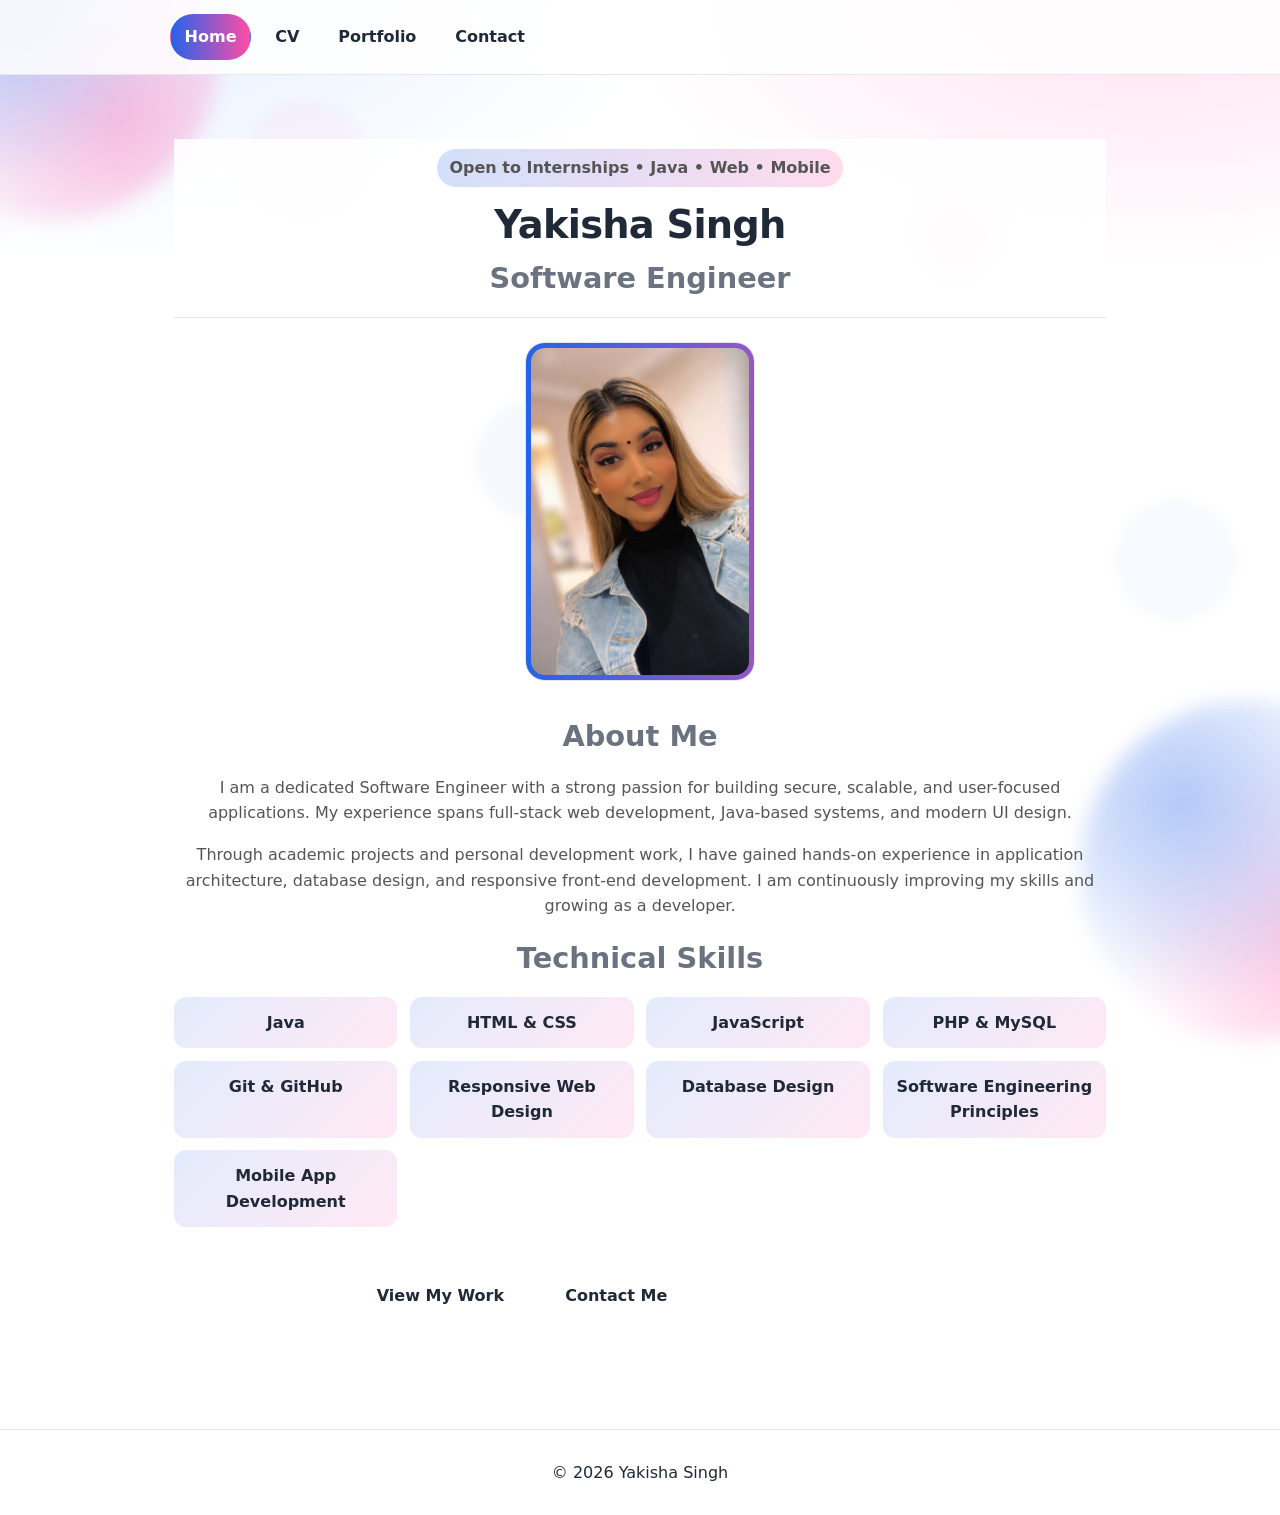
<file: index.html>
<!DOCTYPE html>
<html lang="en">
<head>
    <meta charset="UTF-8">
    <title>Yakisha Singh | Developer Portfolio</title>
    <meta name="viewport" content="width=device-width, initial-scale=1.0">
    <link rel="stylesheet" href="css/styles.css">
</head>
<body>

<header>
    <nav>
        <ul>
            <li><a href="index.html" aria-current="page">Home</a></li>
            <li><a href="cv.html">CV</a></li>
            <li><a href="portfolio.html">Portfolio</a></li>
            <li><a href="contact.html">Contact</a></li>
        </ul>
    </nav>
</header>

<main>

    <section class="hero">

        <header>
            <p class="badge">Open to Internships • Java • Web • Mobile</p>
            <h1>Yakisha Singh</h1>
            <h2>Software Engineer</h2>
        </header>

        <figure>
            <img src="images/profile.jpg" alt="Professional headshot of Yakisha Singh">
            
        </figure>

       

       </section>
    <section>
    <h2>About Me</h2>

    <p>
        I am a dedicated Software Engineer with a strong passion for building
        secure, scalable, and user-focused applications. My experience spans full-stack web
        development, Java-based systems, and modern UI design.
    </p>

    <p>
        Through academic projects and personal development work, I have gained hands-on
        experience in application architecture, database design, and responsive front-end
        development. I am continuously improving my skills and growing as a developer.
    </p>
</section>

<section>
    <h2>Technical Skills</h2>

    <ul class="skills-list">
        <li>Java</li>
        <li>HTML & CSS</li>
        <li>JavaScript</li>
        <li>PHP & MySQL</li>
        <li>Git & GitHub</li>
        <li>Responsive Web Design</li>
        <li>Database Design</li>
        <li>Software Engineering Principles</li>
         <li>Mobile App Development</li>
    </ul>
</section>

 <nav class="hero-actions" aria-label="Primary actions">
            <a class="btn primary" href="portfolio.html">View My Work</a>
            <a class="btn ghost" href="contact.html">Contact Me</a>
        </nav>


</main>

<footer>
    <p>© 2026 Yakisha Singh</p>
</footer>

<script src="js/script.js"></script>
</body>
</html>
</file>
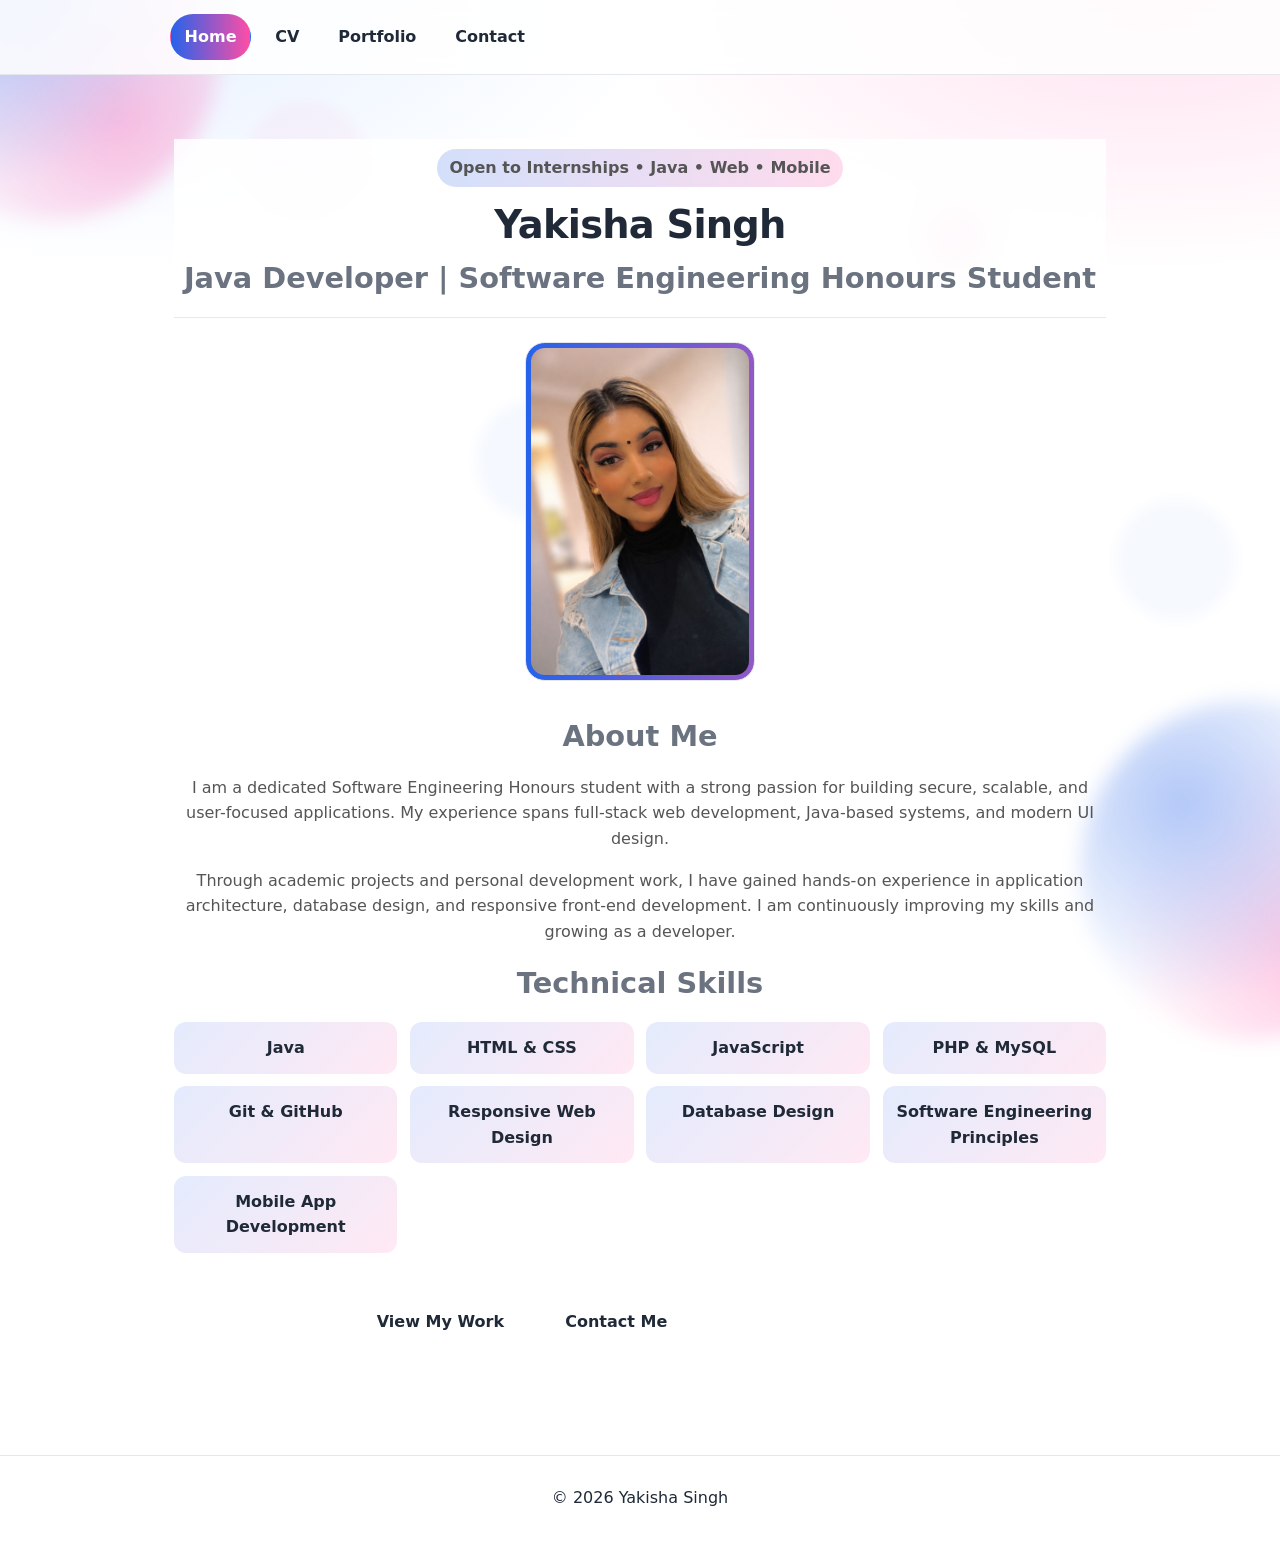
<file: portfolio-project/index.html>
<!DOCTYPE html>
<html lang="en">
<head>
    <meta charset="UTF-8">
    <title>Yakisha Singh | Developer Portfolio</title>
    <meta name="viewport" content="width=device-width, initial-scale=1.0">
    <link rel="stylesheet" href="css/styles.css">
</head>
<body>

<header>
    <nav aria-label="Main navigation">
        <ul>
            <li><a href="index.html" aria-current="page">Home</a></li>
            <li><a href="cv.html">CV</a></li>
            <li><a href="portfolio.html">Portfolio</a></li>
            <li><a href="contact.html">Contact</a></li>
        </ul>
    </nav>
</header>

<main>

    <section class="hero">

        <header>
            <p class="badge">Open to Internships • Java • Web • Mobile</p>
            <h1>Yakisha Singh</h1>
            <h2>Java Developer | Software Engineering Honours Student</h2>
        </header>

        <figure>
            <img src="images/profile.jpg" alt="Professional headshot of Yakisha Singh">
            
        </figure>

       

       </section>
    <section>
    <h2>About Me</h2>

    <p>
        I am a dedicated Software Engineering Honours student with a strong passion for building
        secure, scalable, and user-focused applications. My experience spans full-stack web
        development, Java-based systems, and modern UI design.
    </p>

    <p>
        Through academic projects and personal development work, I have gained hands-on
        experience in application architecture, database design, and responsive front-end
        development. I am continuously improving my skills and growing as a developer.
    </p>
</section>

<section>
    <h2>Technical Skills</h2>

    <ul class="skills-list">
        <li>Java</li>
        <li>HTML & CSS</li>
        <li>JavaScript</li>
        <li>PHP & MySQL</li>
        <li>Git & GitHub</li>
        <li>Responsive Web Design</li>
        <li>Database Design</li>
        <li>Software Engineering Principles</li>
         <li>Mobile App Development</li>
    </ul>
</section>

 <nav class="hero-actions" aria-label="Primary actions">
            <a class="btn primary" href="portfolio.html">View My Work</a>
            <a class="btn ghost" href="contact.html">Contact Me</a>
        </nav>


</main>

<footer>
    <p>© 2026 Yakisha Singh</p>
</footer>

<script src="js/script.js"></script>
</body>
</html>
</file>
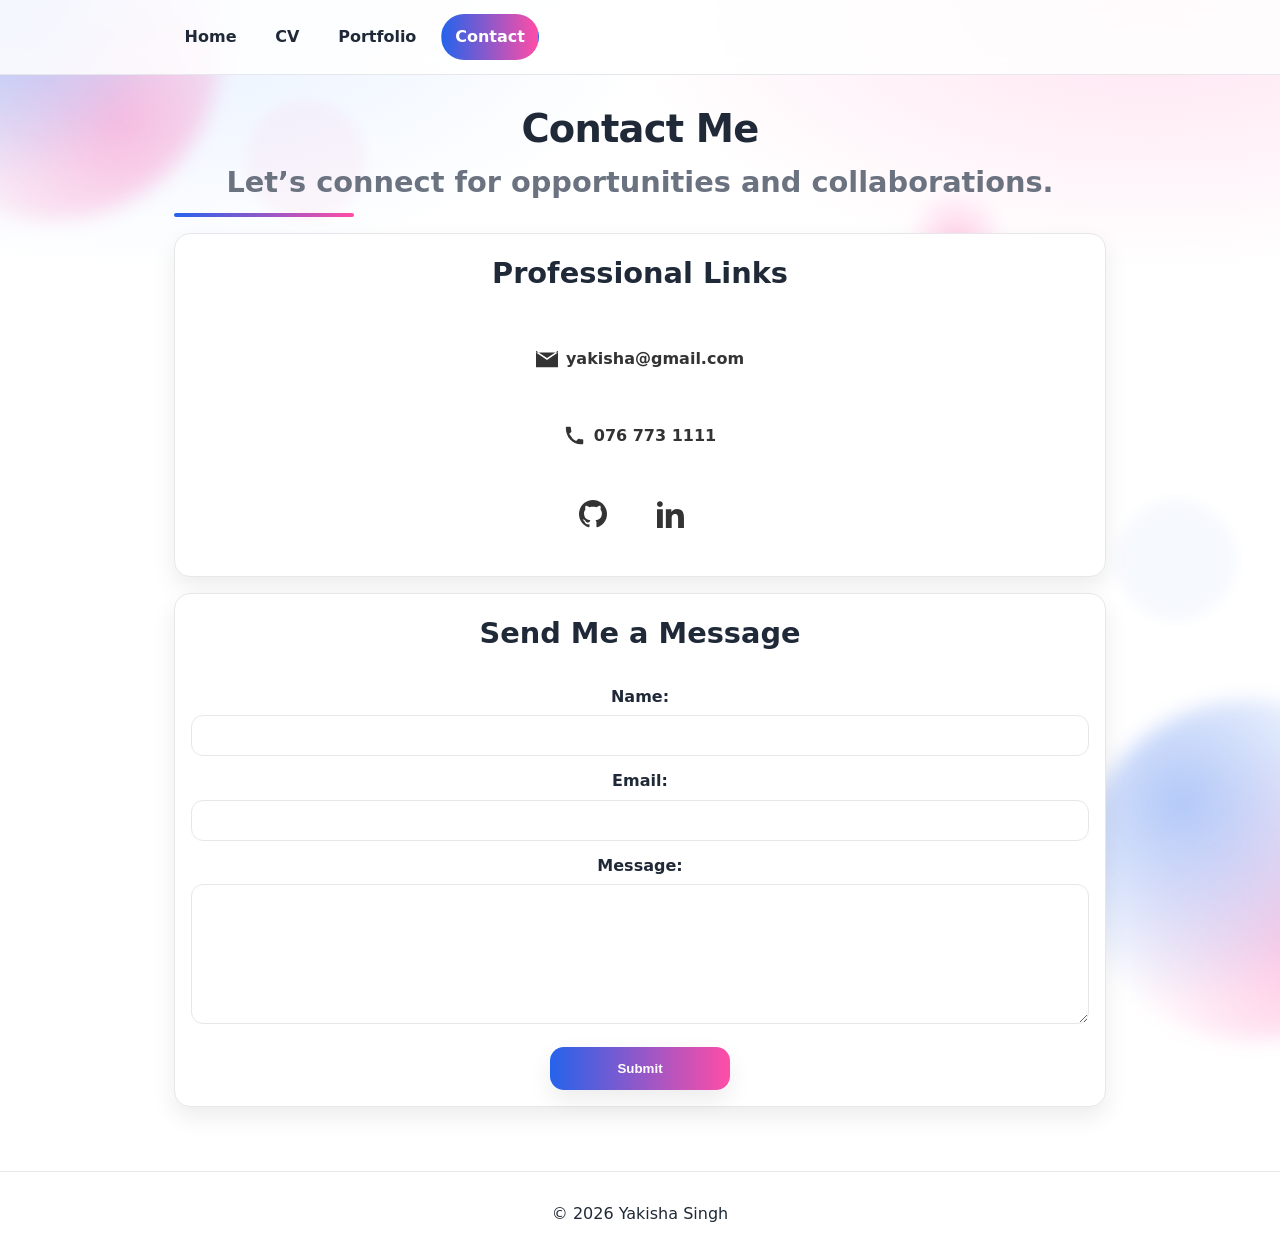
<file: contact.html>
<!DOCTYPE html>
<html lang="en">
<head>
    <meta charset="UTF-8">
    <title>Contact | Yakisha Singh</title>
    <meta name="viewport" content="width=device-width, initial-scale=1.0">
    <link rel="stylesheet" href="css/styles.css">
</head>
<body>

<header>
    <nav>
        <ul>
            <li><a href="index.html">Home</a></li>
            <li><a href="cv.html">CV</a></li>
            <li><a href="portfolio.html">Portfolio</a></li>
            <li><a href="contact.html" aria-current="page">Contact</a></li>
        </ul>
    </nav>
</header>

<main>
    <section>
        <h1>Contact Me</h1>
        <h2>Let’s connect for opportunities and collaborations.</h2>

       <article>
    <h2>Professional Links</h2>

    <nav class="contact-links" aria-label="Contact information">

        <!--email-->
        <p class="contact-item">
            <a href="Email:yakisha@gmail.com">
               <!--email icon-->
                <svg xmlns="http://www.w3.org/2000/svg"
                     width="22"
                     height="22"
                     viewBox="0 0 24 24"
                     fill="currentColor">
                    <path d="M12 13.065l-11.99-8.065h23.98l-11.99 8.065zm-12-10.065v18h24v-18l-12 8-12-8z"/>
                </svg>
                yakisha@gmail.com
            </a>
        </p>

        <!--phone-->
        <p class="contact-item">
            <a href="Mobile: 076 773 1111">
              <!--phone icon-->
                <svg xmlns="http://www.w3.org/2000/svg"
                     width="22"
                     height="22"
                     viewBox="0 0 24 24"
                     fill="currentColor">
                    <path d="M6.62 10.79a15.053 15.053 0 006.59 6.59l2.2-2.2
                    a1 1 0 011.01-.24c1.12.37 2.33.57 3.58.57
                    a1 1 0 011 1v3.5a1 1 0 01-1 1
                    C10.07 22 2 13.93 2 3
                    a1 1 0 011-1H6.5a1 1 0 011 1
                    c0 1.25.2 2.46.57 3.58
                    a1 1 0 01-.25 1.01l-2.2 2.2z"/>
                </svg>
                076 773 1111
            </a>
        </p>

       <!--githib-->
        <a href="https://github.com/kisha-22"
           target="_blank"
           rel="noopener"
           aria-label="Visit my GitHub profile">
            <!--github Icon-->
            <svg xmlns="http://www.w3.org/2000/svg"
                 width="28"
                 height="28"
                 viewBox="0 0 24 24"
                 fill="currentColor">
                <path d="M12 0C5.37 0 0 5.37 0 12
                c0 5.3 3.438 9.8 8.207 11.387
                .6.113.793-.26.793-.577
                0-.285-.01-1.04-.015-2.04
                -3.338.726-4.042-1.61-4.042-1.61
                -.546-1.387-1.333-1.756-1.333-1.756
                -1.09-.745.083-.73.083-.73
                1.205.085 1.84 1.236 1.84 1.236
                1.07 1.834 2.807 1.304 3.492.997
                .108-.776.418-1.305.76-1.604
                -2.665-.3-5.467-1.332-5.467-5.93
                0-1.31.467-2.382 1.235-3.22
                -.124-.303-.535-1.523.117-3.176
                0 0 1.008-.322 3.3 1.23
                .957-.266 1.983-.399 3.003-.404
                1.02.005 2.047.138 3.006.404
                2.29-1.552 3.296-1.23 3.296-1.23
                .653 1.653.242 2.873.118 3.176
                .77.838 1.233 1.91 1.233 3.22
                0 4.61-2.807 5.625-5.479 5.92
                .43.372.823 1.102.823 2.222
                0 1.604-.015 2.896-.015 3.286
                0 .319.192.694.8.576
                C20.565 21.796 24 17.297 24 12
                24 5.37 18.63 0 12 0z"/>
            </svg>
        </a>

        <!--linkedin-->
<a href="https://www.linkedin.com/in/yakisha-singh-a3a6512b0"
   target="_blank"
   rel="noopener">
   

    <svg xmlns="http://www.w3.org/2000/svg"
         width="28"
         height="28"
         viewBox="0 0 24 24"
         fill="currentColor">

        <path d="M4.98 3.5C4.98 4.88 3.87 6 2.49 6
                 1.11 6 0 4.88 0 3.5
                 0 2.12 1.11 1 2.49 1
                 3.87 1 4.98 2.12 4.98 3.5zM0 8h5v16H0V8zm7.5 0h4.8v2.3h.07
                 c.67-1.26 2.3-2.6 4.73-2.6
                 5.05 0 6 3.32 6 7.63V24h-5v-7.7
                 c0-1.84-.03-4.2-2.56-4.2
                 -2.56 0-2.95 2-2.95 4.07V24h-5V8z"/>

    </svg>
</a>

    </nav>
</article>

        <article>
            <h2>Send Me a Message</h2>

            <form id="contactForm" novalidate>
                <div>
                    <label for="name">Name:</label>
                    <input type="text" id="name" name="name" required>
                </div>

                <div>
                    <label for="email">Email:</label>
                    <input type="email" id="email" name="email" required>
                </div>

                <div>
                    <label for="message">Message:</label>
                    <textarea id="message" name="message" required></textarea>
                </div>

                <button type="submit">Submit</button>
            </form>
        </article>
    </section>
</main>

<footer>
    <p>© 2026 Yakisha Singh</p>
</footer>

<script src="js/script.js"></script>
</body>
</html>
</file>
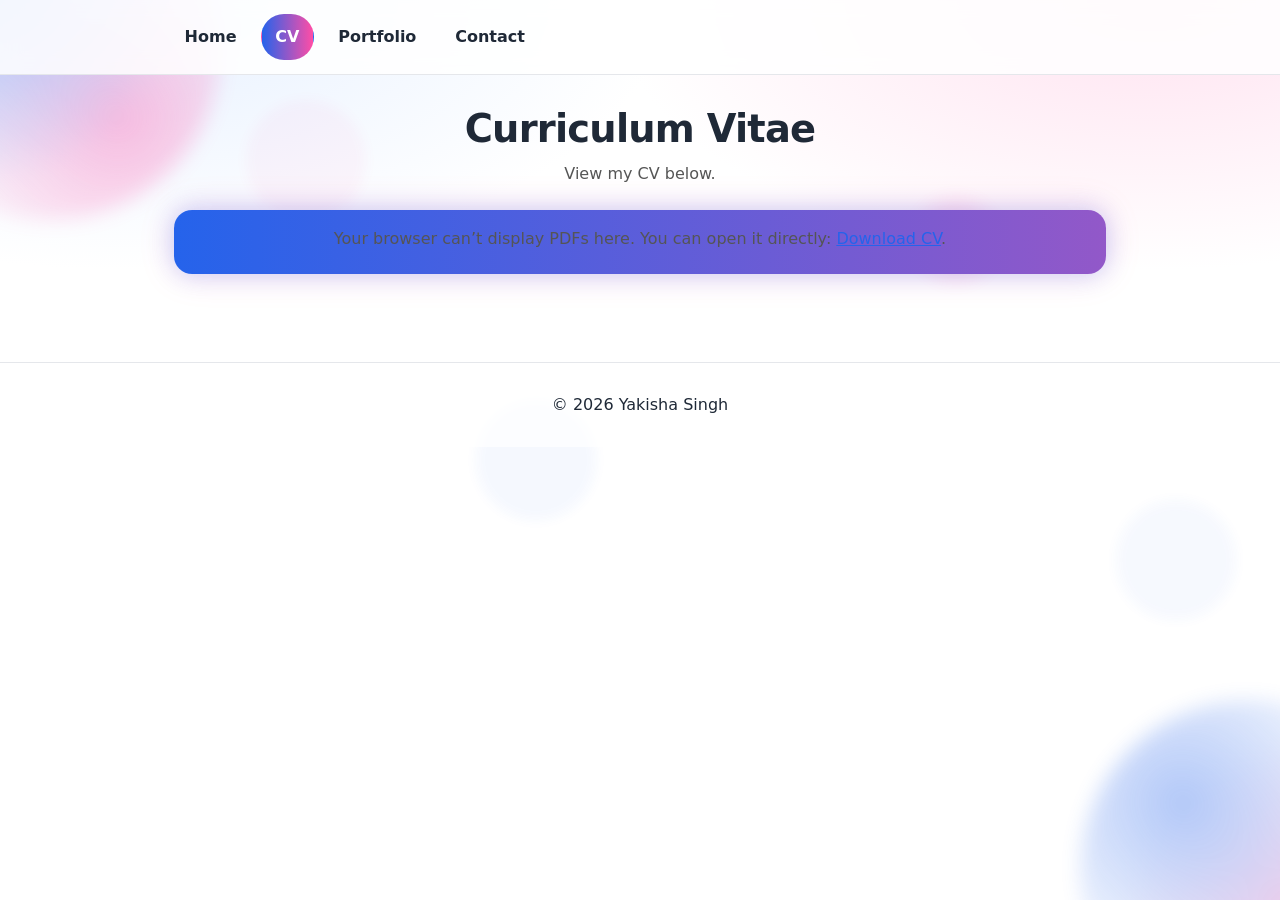
<file: cv.html>
<!DOCTYPE html>
<html lang="en">
<head>
    <meta charset="UTF-8">
    <title>CV | Yakisha Singh</title>
    <meta name="viewport" content="width=device-width, initial-scale=1.0">
    <link rel="stylesheet" href="css/styles.css">
</head>
<body>

<header>
    <nav>
        <ul>
            <li><a href="index.html">Home</a></li>
            <li><a href="cv.html" aria-current="page">CV</a></li>
            <li><a href="portfolio.html">Portfolio</a></li>
            <li><a href="contact.html">Contact</a></li>
        </ul>
    </nav>
</header>

<main>
    <section>
        <h1>Curriculum Vitae</h1>
        <p class="muted">View my CV below.</p>

        <figure class="cv-frame">
            <object data="Yakisha_Singh_CV(mecer).pdf" type="application/pdf" class="cv-viewer">
                <p>
                    Your browser can’t display PDFs here.
                    You can open it directly: <a href="Yakisha_Singh_CV(mecer).pdf">Download CV</a>.
                </p>
            </object>
        </figure>
    </section>
</main>

<footer>
    <p>© 2026 Yakisha Singh</p>
</footer>

<script src="js/script.js"></script>
</body>
</html>
</file>
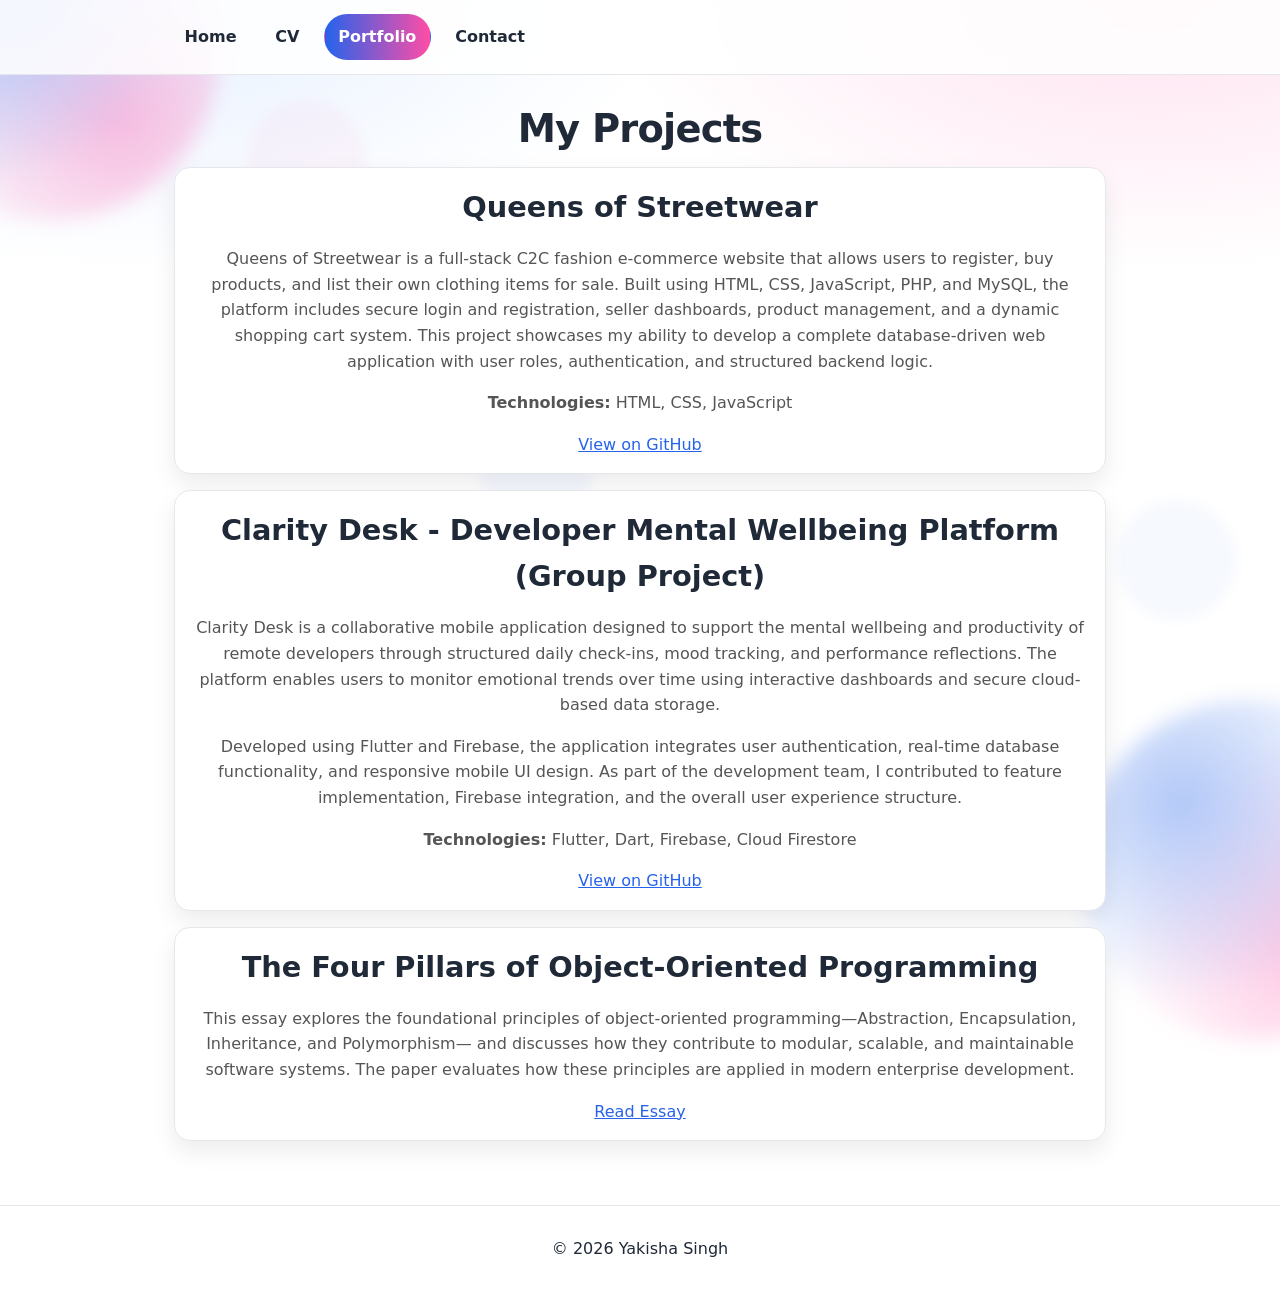
<file: portfolio.html>
<!DOCTYPE html>
<html lang="en">
<head>
    <meta charset="UTF-8">
    <title>Portfolio | Yakisha Singh</title>
    <meta name="viewport" content="width=device-width, initial-scale=1.0">
    <link rel="stylesheet" href="css/styles.css">
</head>
<body>

<header>
    <nav>
        <ul>
            <li><a href="index.html">Home</a></li>
            <li><a href="cv.html">CV</a></li>
            <li><a href="portfolio.html" aria-current="page">Portfolio</a></li>
            <li><a href="contact.html">Contact</a></li>
        </ul>
    </nav>
</header>

<main>
    <section>
        <h1>My Projects</h1>

        <article>
            <h2>Queens of Streetwear</h2>
            <p>Queens of Streetwear is a full-stack C2C fashion e-commerce website that allows users to register, buy products, and list their own clothing items for sale. Built using HTML, CSS, JavaScript, PHP, and MySQL, the platform includes secure login and registration, seller dashboards, product management, and a dynamic shopping cart system. This project showcases my ability to develop a complete database-driven web application with user roles, authentication, and structured backend logic.</p>
            <p><strong>Technologies:</strong> HTML, CSS, JavaScript</p>
            <a href="https://github.com/kisha-22/queens-of-streetwear-.git" target="_blank" rel="noopener">View on GitHub</a>
        </article>

        <article>
    <h2>Clarity Desk - Developer Mental Wellbeing Platform (Group Project)</h2>
    <p>
        Clarity Desk is a collaborative mobile application designed to support 
        the mental wellbeing and productivity of remote developers through 
        structured daily check-ins, mood tracking, and performance reflections. 
        The platform enables users to monitor emotional trends over time using 
        interactive dashboards and secure cloud-based data storage.
    </p>
    <p>
        Developed using Flutter and Firebase, the application integrates 
        user authentication, real-time database functionality, and 
        responsive mobile UI design. As part of the development team, 
        I contributed to feature implementation, Firebase integration, 
        and the overall user experience structure.
    </p>
    <p><strong>Technologies:</strong> Flutter, Dart, Firebase, Cloud Firestore</p>
    <a href="https://github.com/Kyle-Burdett/mindflow.git" target="_blank" rel="noopener">
        View on GitHub
    </a>
</article>

        <article>
            <h2>The Four Pillars of Object-Oriented Programming</h2>
            <p>This essay explores the foundational principles of object-oriented 
        programming—Abstraction, Encapsulation, Inheritance, and Polymorphism—
        and discusses how they contribute to modular, scalable, and maintainable 
        software systems. The paper evaluates how these principles are applied 
        in modern enterprise development.</p>
            <a href="https://eduvosonline-my.sharepoint.com/:w:/r/personal/be_2023_t4q4x2_vossie_net/Documents/The%20Four%20Pillars%20of%20Object.docx?d=w4ed789880df44a8ab6c00be8457983e3&csf=1&web=1&e=vASanB" target="_blank" rel="noopener">Read Essay</a>
        </article>

    </section>
</main>

<footer>
    <p>© 2026 Yakisha Singh</p>
</footer>

<script src="js/script.js"></script>
</body>
</html>
</file>
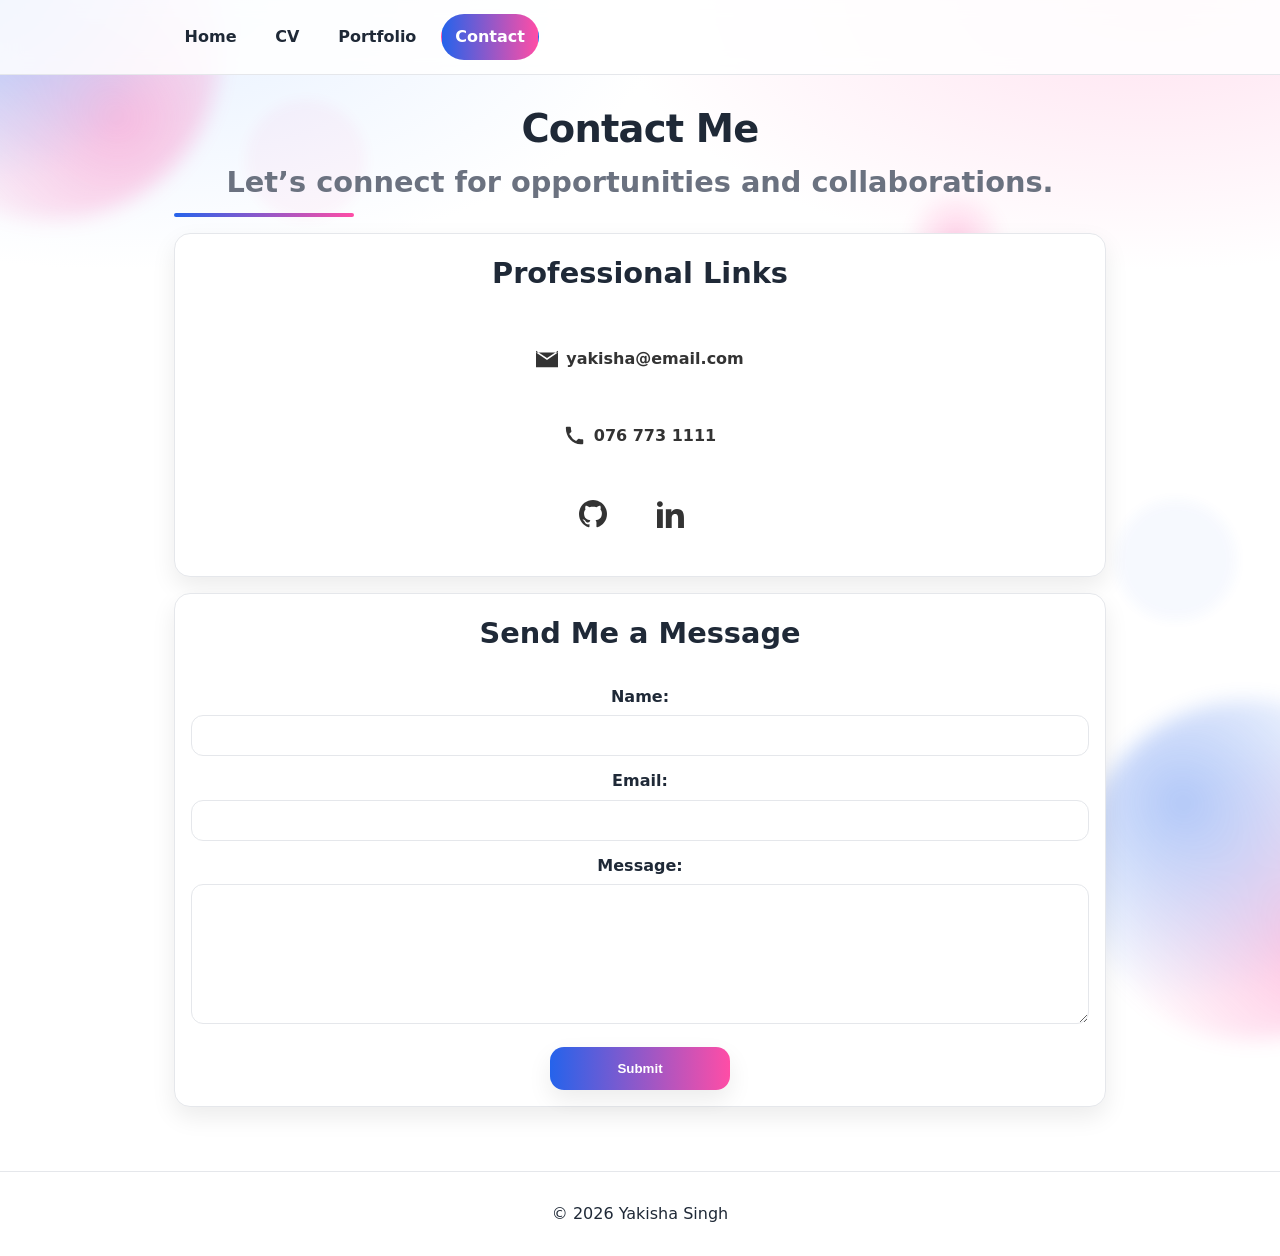
<file: portfolio-project/contact.html>
<!DOCTYPE html>
<html lang="en">
<head>
    <meta charset="UTF-8">
    <title>Contact | Yakisha Singh</title>
    <meta name="viewport" content="width=device-width, initial-scale=1.0">
    <link rel="stylesheet" href="css/styles.css">
</head>
<body>

<header>
    <nav aria-label="Main navigation">
        <ul>
            <li><a href="index.html">Home</a></li>
            <li><a href="cv.html">CV</a></li>
            <li><a href="portfolio.html">Portfolio</a></li>
            <li><a href="contact.html" aria-current="page">Contact</a></li>
        </ul>
    </nav>
</header>

<main>
    <section>
        <h1>Contact Me</h1>
        <h2>Let’s connect for opportunities and collaborations.</h2>

       <article>
    <h2>Professional Links</h2>

    <nav class="contact-links" aria-label="Contact information">

        <!-- Email -->
        <p class="contact-item">
            <a href="Email::yakisha@email.com">
                <!-- Gmail Icon -->
                <svg xmlns="http://www.w3.org/2000/svg"
                     width="22"
                     height="22"
                     viewBox="0 0 24 24"
                     fill="currentColor">
                    <path d="M12 13.065l-11.99-8.065h23.98l-11.99 8.065zm-12-10.065v18h24v-18l-12 8-12-8z"/>
                </svg>
                yakisha@email.com
            </a>
        </p>

        <!-- Phone -->
        <p class="contact-item">
            <a href="Mobile: 076 773 1111">
                <!-- Phone Icon -->
                <svg xmlns="http://www.w3.org/2000/svg"
                     width="22"
                     height="22"
                     viewBox="0 0 24 24"
                     fill="currentColor">
                    <path d="M6.62 10.79a15.053 15.053 0 006.59 6.59l2.2-2.2
                    a1 1 0 011.01-.24c1.12.37 2.33.57 3.58.57
                    a1 1 0 011 1v3.5a1 1 0 01-1 1
                    C10.07 22 2 13.93 2 3
                    a1 1 0 011-1H6.5a1 1 0 011 1
                    c0 1.25.2 2.46.57 3.58
                    a1 1 0 01-.25 1.01l-2.2 2.2z"/>
                </svg>
                076 773 1111
            </a>
        </p>

        <!-- GitHub -->
        <a href="https://github.com/kisha-22"
           target="_blank"
           rel="noopener"
           aria-label="Visit my GitHub profile">
            <!-- GitHub SVG -->
            <svg xmlns="http://www.w3.org/2000/svg"
                 width="28"
                 height="28"
                 viewBox="0 0 24 24"
                 fill="currentColor">
                <path d="M12 0C5.37 0 0 5.37 0 12
                c0 5.3 3.438 9.8 8.207 11.387
                .6.113.793-.26.793-.577
                0-.285-.01-1.04-.015-2.04
                -3.338.726-4.042-1.61-4.042-1.61
                -.546-1.387-1.333-1.756-1.333-1.756
                -1.09-.745.083-.73.083-.73
                1.205.085 1.84 1.236 1.84 1.236
                1.07 1.834 2.807 1.304 3.492.997
                .108-.776.418-1.305.76-1.604
                -2.665-.3-5.467-1.332-5.467-5.93
                0-1.31.467-2.382 1.235-3.22
                -.124-.303-.535-1.523.117-3.176
                0 0 1.008-.322 3.3 1.23
                .957-.266 1.983-.399 3.003-.404
                1.02.005 2.047.138 3.006.404
                2.29-1.552 3.296-1.23 3.296-1.23
                .653 1.653.242 2.873.118 3.176
                .77.838 1.233 1.91 1.233 3.22
                0 4.61-2.807 5.625-5.479 5.92
                .43.372.823 1.102.823 2.222
                0 1.604-.015 2.896-.015 3.286
                0 .319.192.694.8.576
                C20.565 21.796 24 17.297 24 12
                24 5.37 18.63 0 12 0z"/>
            </svg>
        </a>

        <!-- LinkedIn -->
<a href="https://www.linkedin.com/in/yakisha-singh-a3a6512b0"
   target="_blank"
   rel="noopener"
   aria-label="Visit my LinkedIn profile">

    <svg xmlns="http://www.w3.org/2000/svg"
         width="28"
         height="28"
         viewBox="0 0 24 24"
         fill="currentColor">

        <path d="M4.98 3.5C4.98 4.88 3.87 6 2.49 6
                 1.11 6 0 4.88 0 3.5
                 0 2.12 1.11 1 2.49 1
                 3.87 1 4.98 2.12 4.98 3.5zM0 8h5v16H0V8zm7.5 0h4.8v2.3h.07
                 c.67-1.26 2.3-2.6 4.73-2.6
                 5.05 0 6 3.32 6 7.63V24h-5v-7.7
                 c0-1.84-.03-4.2-2.56-4.2
                 -2.56 0-2.95 2-2.95 4.07V24h-5V8z"/>

    </svg>
</a>

    </nav>
</article>

        <article>
            <h2>Send Me a Message</h2>

            <form id="contactForm" novalidate>
                <div>
                    <label for="name">Name:</label>
                    <input type="text" id="name" name="name" required>
                </div>

                <div>
                    <label for="email">Email:</label>
                    <input type="email" id="email" name="email" required>
                </div>

                <div>
                    <label for="message">Message:</label>
                    <textarea id="message" name="message" required></textarea>
                </div>

                <button type="submit">Submit</button>
            </form>
        </article>
    </section>
</main>

<footer>
    <p>© 2026 Yakisha Singh</p>
</footer>

<script src="js/script.js"></script>
</body>
</html>
</file>
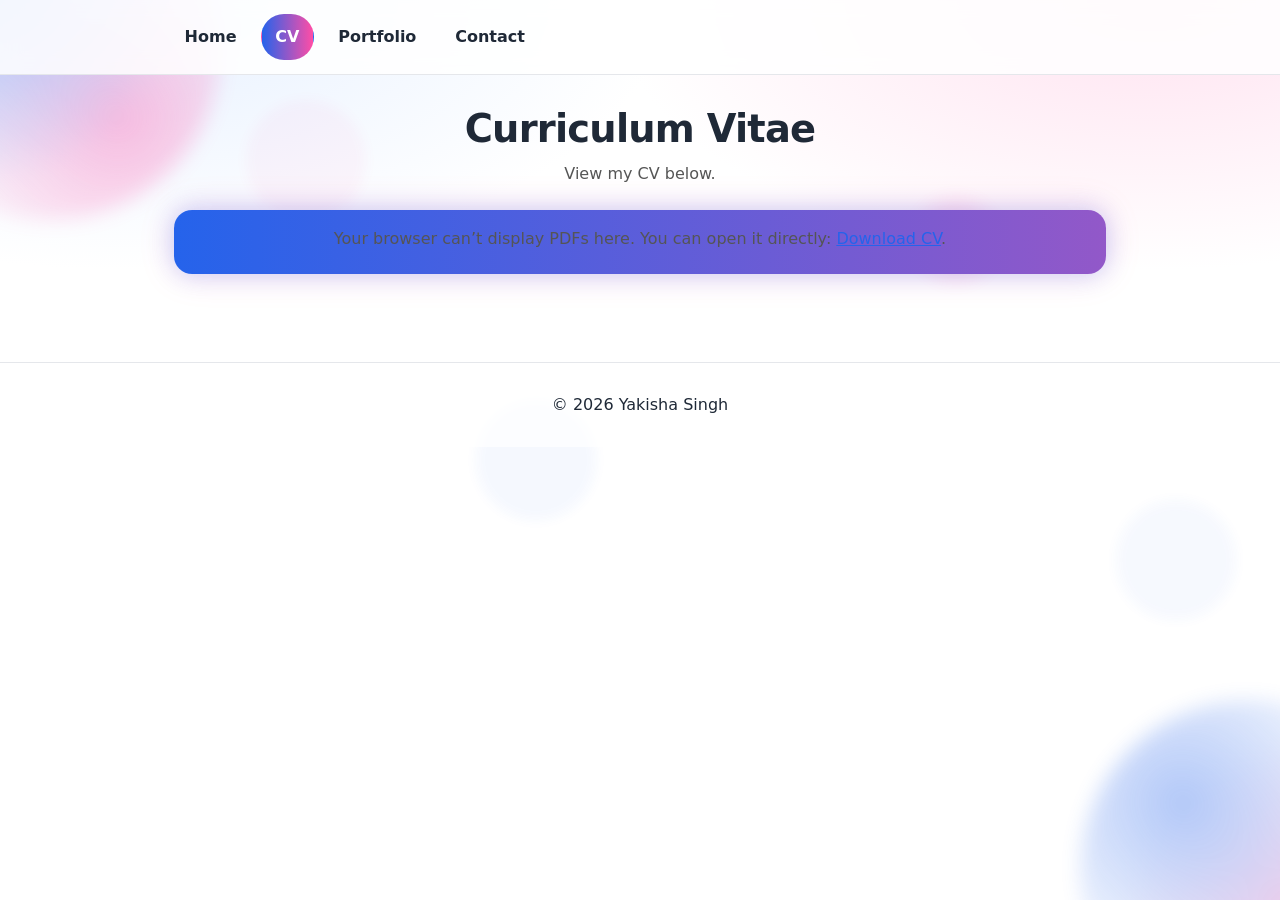
<file: portfolio-project/cv.html>
<!DOCTYPE html>
<html lang="en">
<head>
    <meta charset="UTF-8">
    <title>CV | Yakisha Singh</title>
    <meta name="viewport" content="width=device-width, initial-scale=1.0">
    <link rel="stylesheet" href="css/styles.css">
</head>
<body>

<header>
    <nav aria-label="Main navigation">
        <ul>
            <li><a href="index.html">Home</a></li>
            <li><a href="cv.html" aria-current="page">CV</a></li>
            <li><a href="portfolio.html">Portfolio</a></li>
            <li><a href="contact.html">Contact</a></li>
        </ul>
    </nav>
</header>

<main>
    <section>
        <h1>Curriculum Vitae</h1>
        <p class="muted">View my CV below.</p>

        <figure class="cv-frame">
            <object data="Yakisha_Singh_CV(mecer).pdf" type="application/pdf" class="cv-viewer" aria-label="Yakisha Singh CV PDF">
                <p>
                    Your browser can’t display PDFs here.
                    You can open it directly: <a href="Yakisha_Singh_CV(mecer).pdf">Download CV</a>.
                </p>
            </object>
        </figure>
    </section>
</main>

<footer>
    <p>© 2026 Yakisha Singh</p>
</footer>

<script src="js/script.js"></script>
</body>
</html>
</file>
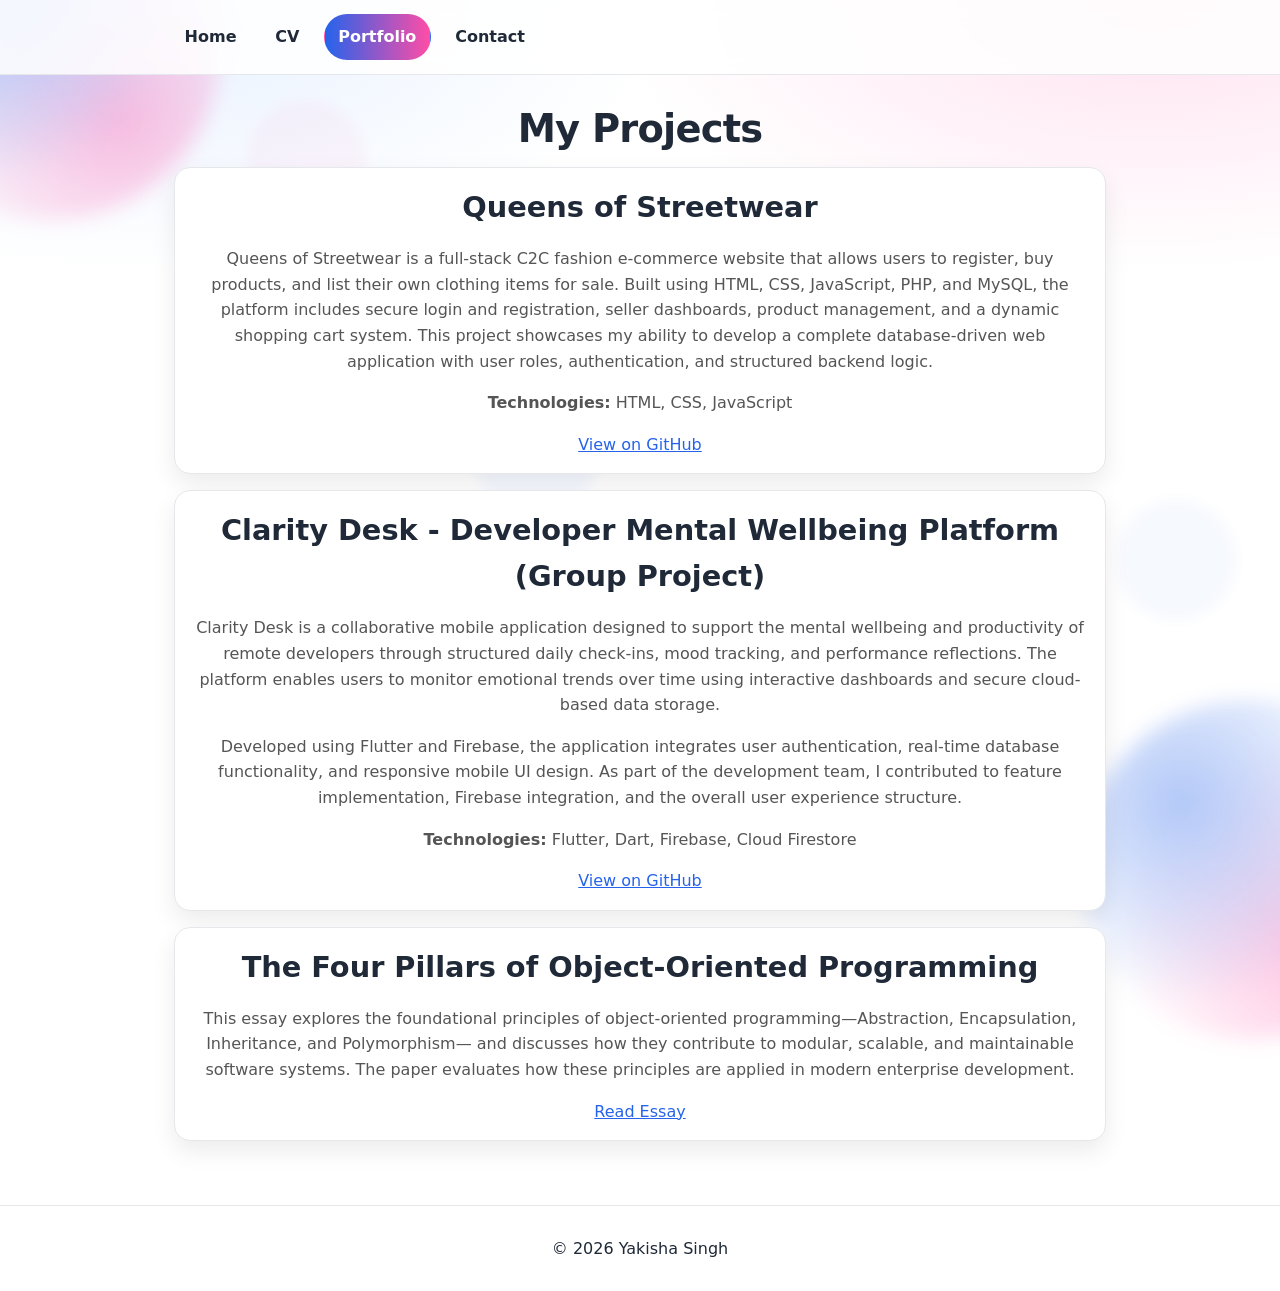
<file: portfolio-project/portfolio.html>
<!DOCTYPE html>
<html lang="en">
<head>
    <meta charset="UTF-8">
    <title>Portfolio | Yakisha Singh</title>
    <meta name="viewport" content="width=device-width, initial-scale=1.0">
    <link rel="stylesheet" href="css/styles.css">
</head>
<body>

<header>
    <nav aria-label="Main navigation">
        <ul>
            <li><a href="index.html">Home</a></li>
            <li><a href="cv.html">CV</a></li>
            <li><a href="portfolio.html" aria-current="page">Portfolio</a></li>
            <li><a href="contact.html">Contact</a></li>
        </ul>
    </nav>
</header>

<main>
    <section>
        <h1>My Projects</h1>

        <article>
            <h2>Queens of Streetwear</h2>
            <p>Queens of Streetwear is a full-stack C2C fashion e-commerce website that allows users to register, buy products, and list their own clothing items for sale. Built using HTML, CSS, JavaScript, PHP, and MySQL, the platform includes secure login and registration, seller dashboards, product management, and a dynamic shopping cart system. This project showcases my ability to develop a complete database-driven web application with user roles, authentication, and structured backend logic.</p>
            <p><strong>Technologies:</strong> HTML, CSS, JavaScript</p>
            <a href="https://github.com/kisha-22/queens-of-streetwear-.git" target="_blank" rel="noopener">View on GitHub</a>
        </article>

        <article>
    <h2>Clarity Desk - Developer Mental Wellbeing Platform (Group Project)</h2>
    <p>
        Clarity Desk is a collaborative mobile application designed to support 
        the mental wellbeing and productivity of remote developers through 
        structured daily check-ins, mood tracking, and performance reflections. 
        The platform enables users to monitor emotional trends over time using 
        interactive dashboards and secure cloud-based data storage.
    </p>
    <p>
        Developed using Flutter and Firebase, the application integrates 
        user authentication, real-time database functionality, and 
        responsive mobile UI design. As part of the development team, 
        I contributed to feature implementation, Firebase integration, 
        and the overall user experience structure.
    </p>
    <p><strong>Technologies:</strong> Flutter, Dart, Firebase, Cloud Firestore</p>
    <a href="https://github.com/Kyle-Burdett/mindflow.git" target="_blank" rel="noopener">
        View on GitHub
    </a>
</article>

        <article>
            <h2>The Four Pillars of Object-Oriented Programming</h2>
            <p>This essay explores the foundational principles of object-oriented 
        programming—Abstraction, Encapsulation, Inheritance, and Polymorphism—
        and discusses how they contribute to modular, scalable, and maintainable 
        software systems. The paper evaluates how these principles are applied 
        in modern enterprise development.</p>
            <a href="https://eduvosonline-my.sharepoint.com/:w:/r/personal/be_2023_t4q4x2_vossie_net/Documents/The%20Four%20Pillars%20of%20Object.docx?d=w4ed789880df44a8ab6c00be8457983e3&csf=1&web=1&e=vASanB" target="_blank" rel="noopener">Read Essay</a>
        </article>

    </section>
</main>

<footer>
    <p>© 2026 Yakisha Singh</p>
</footer>

<script src="js/script.js"></script>
</body>
</html>
</file>
<file: css/styles.css>
* {
  margin: 0;
  padding: 0;
  box-sizing: border-box;
}

:root {
  --bg: #ffffff;
  --text: #1f2937;
  --muted: #6b7280;

  /* pink and blue theme */
  --pink: #ff4da6;
  --pink-soft: #ffe2f0;
  --blue: #2563eb;
  --blue-soft: #e6f0ff;

  --card: #ffffff;
  --border: #e5e7eb;

  --shadow: 0 10px 25px rgba(0, 0, 0, 0.08);
  --radius: 16px;
}

html {
  scroll-behavior: smooth;
}

body {
  font-family: system-ui, -apple-system, Segoe UI, Roboto, Arial, sans-serif;
  line-height: 1.6;
  background:
    radial-gradient(900px 450px at 10% 0%, var(--blue-soft), transparent 60%),
    radial-gradient(900px 450px at 90% 0%, var(--pink-soft), transparent 60%),
    var(--bg);
  color: var(--text);
  min-height: 100vh;
}

/* Layout*/
header {
  position: sticky;
  top: 0;
  z-index: 10;
  background: rgba(255, 255, 255, 0.85);
  backdrop-filter: blur(10px);
  border-bottom: 1px solid var(--border);
}

main {
  padding: 1.25rem;
}

footer {
  margin-top: 2rem;
  padding: 1.25rem;
  border-top: 1px solid var(--border);
  text-align: center;
  color: var(--muted);
  background: rgba(255, 255, 255, 0.7);
}

/* Constrain page width on larger screens */
main > section {
  max-width: 980px;
  margin: 0 auto;
}

/* Navigation*/
nav {
  max-width: 980px;
  margin: 0 auto;
  padding: 0.9rem 1.25rem;
}

nav ul {
  list-style: none;
  display: flex;
  flex-wrap: wrap;
  gap: 0.6rem;
  align-items: center;
  justify-content: flex-start;
}

/* Links */
nav a {
  display: inline-block;
  padding: 0.55rem 0.85rem;
  border-radius: 999px;
  text-decoration: none;
  font-weight: 700;
  color: var(--text);
  border: 1px solid transparent;
  transition: transform 0.15s ease, background 0.15s ease, border-color 0.15s ease;
}

nav a:hover,
nav a:focus-visible {
  background: linear-gradient(90deg, var(--blue-soft), var(--pink-soft));
  border-color: var(--border);
  transform: translateY(-1px);
  outline: none;
}

/* If you used aria-current="page" on active link */
nav a[aria-current="page"] {
  background: linear-gradient(90deg, var(--blue), var(--pink));
  color: #fff;
}

/*Typography */
h1 {
  font-size: 2rem;
  line-height: 1.15;
  letter-spacing: -0.02em;
  margin-bottom: 0.5rem;
}

h2 {
  font-size: 1.15rem;
  color: var(--muted);
  font-weight: 600;
  margin-bottom: 1rem;
}

p {
  margin: 0.6rem 0;
  color: var(--text);
}

a {
  color: var(--blue);
}

a:hover,
a:focus-visible {
  color: var(--pink);
  outline: none;
}

/* Cards (Articles, Blocks)*/
article {
  background: var(--card);
  border: 1px solid var(--border);
  border-radius: var(--radius);
  padding: 1rem;
  margin-top: 1rem;
  box-shadow: var(--shadow);
}

article h2 {
  margin-bottom: 0.6rem;
  color: var(--text);
  font-size: 1.2rem;
}

/* divider line under page intro section */
section > h1 + h2 {
  position: relative;
  padding-bottom: 0.75rem;
}

section > h1 + h2::after {
  content: "";
  position: absolute;
  left: 0;
  bottom: 0;
  width: 180px;
  height: 4px;
  border-radius: 999px;
  background: linear-gradient(90deg, var(--blue), var(--pink));
}

/* Images */
img {
  max-width: 100%;
  height: auto;
  border-radius: 14px;
  border: 1px solid var(--border);
}

/*Forms (Contact) */
form {
  margin-top: 1rem;
}

label {
  display: inline-block;
  font-weight: 700;
  margin-top: 0.75rem;
}

input,
textarea {
  width: 100%;
  margin-top: 0.35rem;
  padding: 0.75rem 0.85rem;
  border: 1px solid var(--border);
  border-radius: 12px;
  background: rgba(255, 255, 255, 0.9);
  color: var(--text);
  transition: border-color 0.15s ease, box-shadow 0.15s ease;
}

textarea {
  min-height: 140px;
  resize: vertical;
}

input:focus,
textarea:focus {
  outline: none;
  border-color: rgba(37, 99, 235, 0.6);
  box-shadow: 0 0 0 4px rgba(37, 99, 235, 0.15);
}

button {
  width: 100%;
  margin-top: 1rem;
  padding: 0.85rem 1rem;
  border: none;
  border-radius: 14px;
  font-weight: 800;
  cursor: pointer;
  color: #fff;
  background: linear-gradient(90deg, var(--blue), var(--pink));
  box-shadow: var(--shadow);
  transition: transform 0.15s ease, filter 0.15s ease;
}

button:hover,
button:focus-visible {
  transform: translateY(-1px);
  filter: brightness(1.02);
  outline: none;
}

/*Accessibility helpers*/
:focus-visible {
  outline: 3px solid rgba(255, 77, 166, 0.45);
  outline-offset: 3px;
}

/* Responsive (Tablet/Desktop) */
@media (min-width: 768px) {
  main {
    padding: 2rem;
  }

  h1 {
    font-size: 2.4rem;
  }

  /* form on bigger screens */
  form button {
    width: auto;
    min-width: 180px;
  }
}




/* Home Page Hero Styling */


.hero {
    text-align: center;
    margin-top: 2rem;
}

.hero figure {
    margin: 1.5rem auto;
}

.hero img {
    max-width: 230px;
    width: 100%;
    border-radius: 20px;
    padding: 5px;
    background: linear-gradient(270deg, #2563eb, #ff4da6, #2563eb);
    background-size: 400% 400%;
    animation: glowMove 6s ease infinite;
}

/* Animation */
@keyframes glowMove {
    0% {
        background-position: 0% 50%;
    }
    50% {
        background-position: 100% 50%;
    }
    100% {
        background-position: 0% 50%;
    }
}

.badge {
    display: inline-block;
    padding: 0.4rem 0.8rem;
    border-radius: 999px;
    background: linear-gradient(90deg, #2563eb33, #ff4da633);
    font-weight: bold;
}

.lead {
    max-width: 60ch;
    margin: 1rem auto;
    color: #555;
}

.cv-frame {
    margin: 1.5rem auto;
    max-width: 980px;
    border-radius: 18px;
    padding: 6px;
    background: linear-gradient(270deg, #2563eb, #ff4da6, #2563eb);
    background-size: 400% 400%;
    animation: glowMove 6s ease infinite;
    box-shadow: 0 0 25px rgba(37, 99, 235, 0.25),
                0 0 35px rgba(255, 77, 166, 0.18);
}

.cv-viewer {
    width: 100%;
    height: 80vh;         /* shows multiple pages  */
    border: none;
    border-radius: 14px;
    background: #fff;
}


@keyframes glowMove {
    0% { background-position: 0% 50%; }
    50% { background-position: 100% 50%; }
    100% { background-position: 0% 50%; }
}

.contact-links {
    margin-top: 1rem;
}

.contact-item a {
    display: inline-flex;
    align-items: center;
    gap: 8px;
    text-decoration: none;
    color: #333;
    font-weight: 600;
    margin-bottom: 1rem;
}

.contact-item a:hover {
    color: #ff4da6;
}

.contact-links > a {
    margin-right: 1rem;
    color: #333;
    transition: transform 0.3s ease, color 0.3s ease;
}

.contact-links > a:hover {
    transform: scale(1.2);
    color: #ff4da6;
}

/* Base floating style */
.floating-bubble {
    position: absolute;
    border-radius: 50%;
    padding: 6px;

    background: linear-gradient(270deg, #2563eb, #ff4da6, #2563eb);
    background-size: 400% 400%;
    animation: glowMove 6s ease infinite, floaty 4.5s ease-in-out infinite;

    box-shadow:
        0 0 18px rgba(37, 99, 235, 0.25),
        0 0 24px rgba(255, 77, 166, 0.18);

    z-index: 1;
}


/*background bubbles (all pages)*/
body {
  position: relative;
  overflow-x: hidden; 
}

/* Two floating gradient bubbles */
body::before,
body::after {
  content: "";
  position: fixed;
  width: 340px;
  height: 340px;
  border-radius: 50%;
  z-index: -1;
  filter: blur(10px);
  opacity: 0.35;
  pointer-events: none;
  background: radial-gradient(circle at 30% 30%, #2563eb, transparent 60%),
              radial-gradient(circle at 70% 70%, #ff4da6, transparent 60%);
  animation: bgFloat 14s ease-in-out infinite;
}

body::before {
  top: -120px;
  left: -120px;
}

body::after {
  bottom: -140px;
  right: -140px;
  animation-delay: 2.5s;
}

/*  smaller bubbles  */
main::before {
  content: "";
  position: fixed;
  width: 120px;
  height: 120px;
  border-radius: 50%;
  z-index: -1;
  pointer-events: none;
  opacity: 0.25;
  filter: blur(6px);
  background: radial-gradient(circle, #ff4da6 0%, transparent 60%);
  top: 20%;
  left: 70%;
  animation: bgFloatSmall 10s ease-in-out infinite;
  box-shadow:
    -420px 220px 0 0 rgba(37, 99, 235, 0.18),
    -650px -80px 0 0 rgba(255, 77, 166, 0.18),
    220px 320px 0 0 rgba(37, 99, 235, 0.16);
}

/* Movement */
@keyframes bgFloat {
  0%, 100% { transform: translate(0, 0); }
  50%      { transform: translate(35px, 25px); }
}

@keyframes bgFloatSmall {
  0%, 100% { transform: translate(0, 0); }
  50%      { transform: translate(-20px, 30px); }
}


@media (prefers-reduced-motion: reduce) {
  body::before,
  body::after,
  main::before {
    animation: none;
  }
}

/* About + Skills Section */
section {
    max-width: 900px;
    margin: 3rem auto;
    padding: 0 1.5rem;
}

section h2 {
    margin-bottom: 1rem;
    font-size: 1.8rem;
}

section p {
    margin-bottom: 1rem;
    line-height: 1.6;
    color: #555;
}

/* Skills */
.skills-list {
    list-style: none;
    padding: 0;
    display: grid;
    grid-template-columns: repeat(auto-fit, minmax(180px, 1fr));
    gap: 0.8rem;
    margin-top: 1rem;
}

.skills-list li {
    background: linear-gradient(135deg, #2563eb20, #ff4da620);
    padding: 0.8rem;
    border-radius: 12px;
    font-weight: 600;
    text-align: center;
    transition: transform 0.2s ease;
}

.skills-list li:hover {
    transform: translateY(-4px);
}

/* Center About + Skills */
section {
    max-width: 800px;
    margin: 2rem auto;
    text-align: center;
}


.hero {
    margin-bottom: 1.5rem;
}

/* Buttons under skills */
.skills-buttons {
    margin-top: 2rem;
    display: flex;
    justify-content: center;
    gap: 1.5rem;
}

/* Button styling */
.btn-primary,
.btn-secondary {
    padding: 0.8rem 1.5rem;
    border-radius: 999px;
    text-decoration: none;
    font-weight: 600;
    transition: transform 0.2s ease;
}

.btn-primary {
    background: linear-gradient(135deg, #2563eb, #ff4da6);
    color: white;
}

.btn-secondary {
    border: 2px solid #2563eb;
    color: #2563eb;
}

.btn-primary:hover,
.btn-secondary:hover {
    transform: translateY(-3px);
}

.hero-actions {
    display: flex;
    justify-content: center;
    align-items: center;
    gap: 2rem;

    width: 100%;
    margin: 2rem 0;
}

.hero-actions a {
    display: inline-block;
}
</file>
<file: portfolio-project/css/styles.css>
/* =========================
   Base + Reset
   ========================= */
* {
  margin: 0;
  padding: 0;
  box-sizing: border-box;
}

:root {
  --bg: #ffffff;
  --text: #1f2937;
  --muted: #6b7280;

  /* Pink + Blue theme */
  --pink: #ff4da6;
  --pink-soft: #ffe2f0;
  --blue: #2563eb;
  --blue-soft: #e6f0ff;

  --card: #ffffff;
  --border: #e5e7eb;

  --shadow: 0 10px 25px rgba(0, 0, 0, 0.08);
  --radius: 16px;
}

html {
  scroll-behavior: smooth;
}

body {
  font-family: system-ui, -apple-system, Segoe UI, Roboto, Arial, sans-serif;
  line-height: 1.6;
  background:
    radial-gradient(900px 450px at 10% 0%, var(--blue-soft), transparent 60%),
    radial-gradient(900px 450px at 90% 0%, var(--pink-soft), transparent 60%),
    var(--bg);
  color: var(--text);
  min-height: 100vh;
}

/* =========================
   Layout
   ========================= */
header {
  position: sticky;
  top: 0;
  z-index: 10;
  background: rgba(255, 255, 255, 0.85);
  backdrop-filter: blur(10px);
  border-bottom: 1px solid var(--border);
}

main {
  padding: 1.25rem;
}

footer {
  margin-top: 2rem;
  padding: 1.25rem;
  border-top: 1px solid var(--border);
  text-align: center;
  color: var(--muted);
  background: rgba(255, 255, 255, 0.7);
}

/* Constrain page width on larger screens */
main > section {
  max-width: 980px;
  margin: 0 auto;
}

/* =========================
   Navigation
   ========================= */
nav {
  max-width: 980px;
  margin: 0 auto;
  padding: 0.9rem 1.25rem;
}

nav ul {
  list-style: none;
  display: flex;
  flex-wrap: wrap;
  gap: 0.6rem;
  align-items: center;
  justify-content: flex-start;
}

/* Links */
nav a {
  display: inline-block;
  padding: 0.55rem 0.85rem;
  border-radius: 999px;
  text-decoration: none;
  font-weight: 700;
  color: var(--text);
  border: 1px solid transparent;
  transition: transform 0.15s ease, background 0.15s ease, border-color 0.15s ease;
}

nav a:hover,
nav a:focus-visible {
  background: linear-gradient(90deg, var(--blue-soft), var(--pink-soft));
  border-color: var(--border);
  transform: translateY(-1px);
  outline: none;
}

/* If you used aria-current="page" on active link */
nav a[aria-current="page"] {
  background: linear-gradient(90deg, var(--blue), var(--pink));
  color: #fff;
}

/* =========================
   Typography
   ========================= */
h1 {
  font-size: 2rem;
  line-height: 1.15;
  letter-spacing: -0.02em;
  margin-bottom: 0.5rem;
}

h2 {
  font-size: 1.15rem;
  color: var(--muted);
  font-weight: 600;
  margin-bottom: 1rem;
}

p {
  margin: 0.6rem 0;
  color: var(--text);
}

a {
  color: var(--blue);
}

a:hover,
a:focus-visible {
  color: var(--pink);
  outline: none;
}

/* =========================
   Cards (Articles, Blocks)
   ========================= */
article {
  background: var(--card);
  border: 1px solid var(--border);
  border-radius: var(--radius);
  padding: 1rem;
  margin-top: 1rem;
  box-shadow: var(--shadow);
}

article h2 {
  margin-bottom: 0.6rem;
  color: var(--text);
  font-size: 1.2rem;
}

/* Nice divider line under page intro section */
section > h1 + h2 {
  position: relative;
  padding-bottom: 0.75rem;
}

section > h1 + h2::after {
  content: "";
  position: absolute;
  left: 0;
  bottom: 0;
  width: 180px;
  height: 4px;
  border-radius: 999px;
  background: linear-gradient(90deg, var(--blue), var(--pink));
}

/* =========================
   Images
   ========================= */
img {
  max-width: 100%;
  height: auto;
  border-radius: 14px;
  border: 1px solid var(--border);
}

/* =========================
   Forms (Contact)
   ========================= */
form {
  margin-top: 1rem;
}

label {
  display: inline-block;
  font-weight: 700;
  margin-top: 0.75rem;
}

input,
textarea {
  width: 100%;
  margin-top: 0.35rem;
  padding: 0.75rem 0.85rem;
  border: 1px solid var(--border);
  border-radius: 12px;
  background: rgba(255, 255, 255, 0.9);
  color: var(--text);
  transition: border-color 0.15s ease, box-shadow 0.15s ease;
}

textarea {
  min-height: 140px;
  resize: vertical;
}

input:focus,
textarea:focus {
  outline: none;
  border-color: rgba(37, 99, 235, 0.6);
  box-shadow: 0 0 0 4px rgba(37, 99, 235, 0.15);
}

button {
  width: 100%;
  margin-top: 1rem;
  padding: 0.85rem 1rem;
  border: none;
  border-radius: 14px;
  font-weight: 800;
  cursor: pointer;
  color: #fff;
  background: linear-gradient(90deg, var(--blue), var(--pink));
  box-shadow: var(--shadow);
  transition: transform 0.15s ease, filter 0.15s ease;
}

button:hover,
button:focus-visible {
  transform: translateY(-1px);
  filter: brightness(1.02);
  outline: none;
}

/* =========================
   Accessibility helpers
   ========================= */
:focus-visible {
  outline: 3px solid rgba(255, 77, 166, 0.45);
  outline-offset: 3px;
}

/* =========================
   Responsive (Tablet/Desktop)
   ========================= */
@media (min-width: 768px) {
  main {
    padding: 2rem;
  }

  h1 {
    font-size: 2.4rem;
  }

  /* Make form look nicer on bigger screens */
  form button {
    width: auto;
    min-width: 180px;
  }
}



/* -------------------------------- */
/* Home Page Hero Styling */
/* -------------------------------- */

.hero {
    text-align: center;
    margin-top: 2rem;
}

.hero figure {
    margin: 1.5rem auto;
}

.hero img {
    max-width: 230px;
    width: 100%;
    border-radius: 20px;
    padding: 5px;
    background: linear-gradient(270deg, #2563eb, #ff4da6, #2563eb);
    background-size: 400% 400%;
    animation: glowMove 6s ease infinite;
}

/* Animation */
@keyframes glowMove {
    0% {
        background-position: 0% 50%;
    }
    50% {
        background-position: 100% 50%;
    }
    100% {
        background-position: 0% 50%;
    }
}

.badge {
    display: inline-block;
    padding: 0.4rem 0.8rem;
    border-radius: 999px;
    background: linear-gradient(90deg, #2563eb33, #ff4da633);
    font-weight: bold;
}

.lead {
    max-width: 60ch;
    margin: 1rem auto;
    color: #555;
}

.cv-frame {
    margin: 1.5rem auto;
    max-width: 980px;
    border-radius: 18px;
    padding: 6px;
    background: linear-gradient(270deg, #2563eb, #ff4da6, #2563eb);
    background-size: 400% 400%;
    animation: glowMove 6s ease infinite;
    box-shadow: 0 0 25px rgba(37, 99, 235, 0.25),
                0 0 35px rgba(255, 77, 166, 0.18);
}

.cv-viewer {
    width: 100%;
    height: 80vh;         /* shows multiple pages nicely */
    border: none;
    border-radius: 14px;
    background: #fff;
}

/* reuse the same glow animation if you already have it */
@keyframes glowMove {
    0% { background-position: 0% 50%; }
    50% { background-position: 100% 50%; }
    100% { background-position: 0% 50%; }
}

.contact-links {
    margin-top: 1rem;
}

.contact-item a {
    display: inline-flex;
    align-items: center;
    gap: 8px;
    text-decoration: none;
    color: #333;
    font-weight: 600;
    margin-bottom: 1rem;
}

.contact-item a:hover {
    color: #ff4da6;
}

.contact-links > a {
    margin-right: 1rem;
    color: #333;
    transition: transform 0.3s ease, color 0.3s ease;
}

.contact-links > a:hover {
    transform: scale(1.2);
    color: #ff4da6;
}

/* Base floating style */
.floating-bubble {
    position: absolute;
    border-radius: 50%;
    padding: 6px;

    background: linear-gradient(270deg, #2563eb, #ff4da6, #2563eb);
    background-size: 400% 400%;
    animation: glowMove 6s ease infinite, floaty 4.5s ease-in-out infinite;

    box-shadow:
        0 0 18px rgba(37, 99, 235, 0.25),
        0 0 24px rgba(255, 77, 166, 0.18);

    z-index: 1;
}


/* =========================
   Animated background bubbles (all pages)
   ========================= */
body {
  position: relative;
  overflow-x: hidden; /* prevents horizontal scroll */
}

/* Two big floating gradient bubbles */
body::before,
body::after {
  content: "";
  position: fixed;
  width: 340px;
  height: 340px;
  border-radius: 50%;
  z-index: -1;
  filter: blur(10px);
  opacity: 0.35;
  pointer-events: none;
  background: radial-gradient(circle at 30% 30%, #2563eb, transparent 60%),
              radial-gradient(circle at 70% 70%, #ff4da6, transparent 60%);
  animation: bgFloat 14s ease-in-out infinite;
}

body::before {
  top: -120px;
  left: -120px;
}

body::after {
  bottom: -140px;
  right: -140px;
  animation-delay: 2.5s;
}

/* Optional: a few smaller bubbles using box-shadow “clones” */
main::before {
  content: "";
  position: fixed;
  width: 120px;
  height: 120px;
  border-radius: 50%;
  z-index: -1;
  pointer-events: none;
  opacity: 0.25;
  filter: blur(6px);
  background: radial-gradient(circle, #ff4da6 0%, transparent 60%);
  top: 20%;
  left: 70%;
  animation: bgFloatSmall 10s ease-in-out infinite;
  box-shadow:
    -420px 220px 0 0 rgba(37, 99, 235, 0.18),
    -650px -80px 0 0 rgba(255, 77, 166, 0.18),
    220px 320px 0 0 rgba(37, 99, 235, 0.16);
}

/* Movement */
@keyframes bgFloat {
  0%, 100% { transform: translate(0, 0); }
  50%      { transform: translate(35px, 25px); }
}

@keyframes bgFloatSmall {
  0%, 100% { transform: translate(0, 0); }
  50%      { transform: translate(-20px, 30px); }
}

/* Respect users who prefer reduced motion */
@media (prefers-reduced-motion: reduce) {
  body::before,
  body::after,
  main::before {
    animation: none;
  }
}

/* About + Skills Section */
section {
    max-width: 900px;
    margin: 3rem auto;
    padding: 0 1.5rem;
}

section h2 {
    margin-bottom: 1rem;
    font-size: 1.8rem;
}

section p {
    margin-bottom: 1rem;
    line-height: 1.6;
    color: #555;
}

/* Skills */
.skills-list {
    list-style: none;
    padding: 0;
    display: grid;
    grid-template-columns: repeat(auto-fit, minmax(180px, 1fr));
    gap: 0.8rem;
    margin-top: 1rem;
}

.skills-list li {
    background: linear-gradient(135deg, #2563eb20, #ff4da620);
    padding: 0.8rem;
    border-radius: 12px;
    font-weight: 600;
    text-align: center;
    transition: transform 0.2s ease;
}

.skills-list li:hover {
    transform: translateY(-4px);
}

/* Center About + Skills */
section {
    max-width: 800px;
    margin: 2rem auto;
    text-align: center;
}

/* Remove too much space from hero */
.hero {
    margin-bottom: 1.5rem;
}

/* Buttons under skills */
.skills-buttons {
    margin-top: 2rem;
    display: flex;
    justify-content: center;
    gap: 1.5rem;
}

/* Button styling */
.btn-primary,
.btn-secondary {
    padding: 0.8rem 1.5rem;
    border-radius: 999px;
    text-decoration: none;
    font-weight: 600;
    transition: transform 0.2s ease;
}

.btn-primary {
    background: linear-gradient(135deg, #2563eb, #ff4da6);
    color: white;
}

.btn-secondary {
    border: 2px solid #2563eb;
    color: #2563eb;
}

.btn-primary:hover,
.btn-secondary:hover {
    transform: translateY(-3px);
}

.hero-actions {
    display: flex;
    justify-content: center;
    align-items: center;
    gap: 2rem;

    width: 100%;
    margin: 2rem 0;
}

.hero-actions a {
    display: inline-block;
}
</file>
